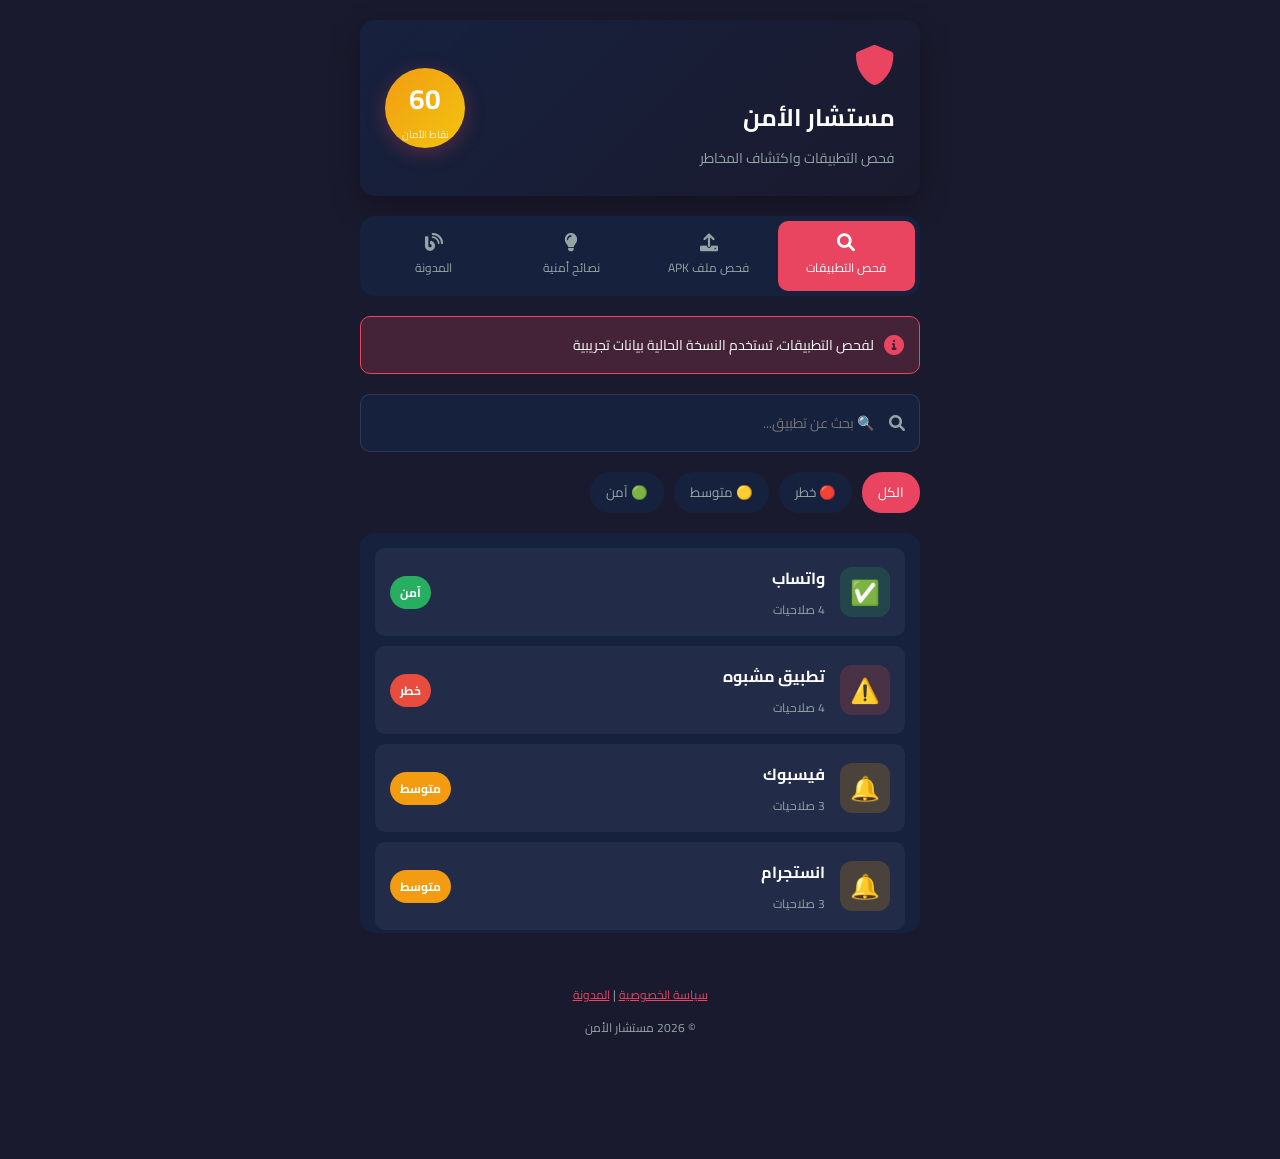
<file: index.html>
<!DOCTYPE html>
<html lang="ar" dir="rtl">
<head>
    <meta charset="UTF-8">
    <meta name="viewport" content="width=device-width, initial-scale=1.0">
    <title>مستشار الأمن | فحص التطبيقات والحماية</title>
    <meta name="description" content="تطبيق فحص التطبيقات واكتشاف المخاطر الأمنية">
    
    <!-- إثبات ملكية AdSense -->
    <meta name="google-adsense-account" content="ca-pub-8686648901094978">
    
    <!-- Google AdSense -->
    <script async src="https://pagead2.googlesyndication.com/pagead/js/adsbygoogle.js?client=ca-pub-8686648901094978" crossorigin="anonymous"></script>
    
    <!-- PWA -->
    <link rel="manifest" href="manifest.json">
    <meta name="apple-mobile-web-app-capable" content="yes">
    <meta name="theme-color" content="#1a1a2e">
    
    <link href="https://cdnjs.cloudflare.com/ajax/libs/font-awesome/6.0.0/css/all.min.css" rel="stylesheet">
    <link href="https://fonts.googleapis.com/css2?family=Cairo:wght@400;600;700;900&display=swap" rel="stylesheet">
    <link rel="stylesheet" href="style.css">
</head>
<body>
    <div class="app-container">
        <header class="app-header">
            <div class="header-content">
                <i class="fas fa-shield-alt"></i>
                <h1>مستشار الأمن</h1>
                <p>فحص التطبيقات واكتشاف المخاطر</p>
            </div>
            <div class="security-score">
                <div class="score-circle">
                    <span id="scoreValue">--</span>
                    <small>نقاط الأمان</small>
                </div>
            </div>
        </header>
        
        <div class="tabs">
            <button class="tab-btn active" onclick="app.showTab('scanner')"><i class="fas fa-search"></i> فحص التطبيقات</button>
            <button class="tab-btn" onclick="app.showTab('upload')"><i class="fas fa-upload"></i> فحص ملف APK</button>
            <button class="tab-btn" onclick="app.showTab('tips')"><i class="fas fa-lightbulb"></i> نصائح أمنية</button>
            <button class="tab-btn" onclick="window.location.href='blog.html'"><i class="fas fa-blog"></i> المدونة</button>
        </div>
        
        <div class="tab-content">
            <div id="scannerTab" class="tab-pane active">
                <div class="info-banner">
                    <i class="fas fa-info-circle"></i>
                    <span>لفحص التطبيقات، تستخدم النسخة الحالية بيانات تجريبية</span>
                </div>
                
                <div class="search-box">
                    <i class="fas fa-search"></i>
                    <input type="text" id="appSearch" placeholder="🔍 بحث عن تطبيق..." onkeyup="app.filterApps()">
                </div>
                
                <div class="filter-chips">
                    <button class="chip active" onclick="app.filterByRisk('all')">الكل</button>
                    <button class="chip" onclick="app.filterByRisk('high')">🔴 خطر</button>
                    <button class="chip" onclick="app.filterByRisk('medium')">🟡 متوسط</button>
                    <button class="chip" onclick="app.filterByRisk('low')">🟢 آمن</button>
                </div>
                
                <div class="apps-list" id="appsList">
                    <div class="loading"><i class="fas fa-spinner fa-spin"></i><p>جاري فحص التطبيقات...</p></div>
                </div>
            </div>
            
            <div id="uploadTab" class="tab-pane">
                <div class="upload-area" id="uploadArea">
                    <i class="fas fa-cloud-upload-alt"></i>
                    <h3>ارفع ملف APK للفحص</h3>
                    <p>أو اسحب الملف وأفلته هنا</p>
                    <input type="file" id="apkFile" accept=".apk" style="display: none;" onchange="app.analyzeAPK(event)">
                    <button onclick="document.getElementById('apkFile').click()" class="btn-primary"><i class="fas fa-folder-open"></i> اختر ملف</button>
                </div>
                <div id="analysisResult" style="display: none;"></div>
            </div>
            
            <div id="tipsTab" class="tab-pane">
                <div class="tips-container">
                    <div class="tip-card warning"><i class="fas fa-exclamation-triangle"></i><h4>تطبيقات تطلب صلاحيات خطيرة</h4><p>احذف أي تطبيق غير موثوق يطلب صلاحية قراءة الرسائل أو تتبع الموقع</p></div>
                    <div class="tip-card"><i class="fas fa-download"></i><h4>حمل التطبيقات من المتاجر الرسمية</h4><p>تجنب تحميل التطبيقات من مصادر غير معروفة</p></div>
                    <div class="tip-card"><i class="fas fa-sync-alt"></i><h4>حدث نظام التشغيل باستمرار</h4><p>التحديثات الأمنية تحمي جهازك من الثغرات</p></div>
                </div>
            </div>
        </div>
        
        <footer style="margin-top: 30px; padding: 20px; text-align: center;">
            <p style="color: var(--gray); font-size: 12px;">
                <a href="privacy.html" style="color: var(--accent);">سياسة الخصوصية</a> | 
                <a href="blog.html" style="color: var(--accent);">المدونة</a>
            </p>
            <p style="color: var(--gray); font-size: 12px; margin-top: 10px;">© 2026 مستشار الأمن</p>
        </footer>
    </div>
    
    <div id="toast" class="toast hidden"></div>
    <script src="app.js"></script>
</body>
</html>
</file>
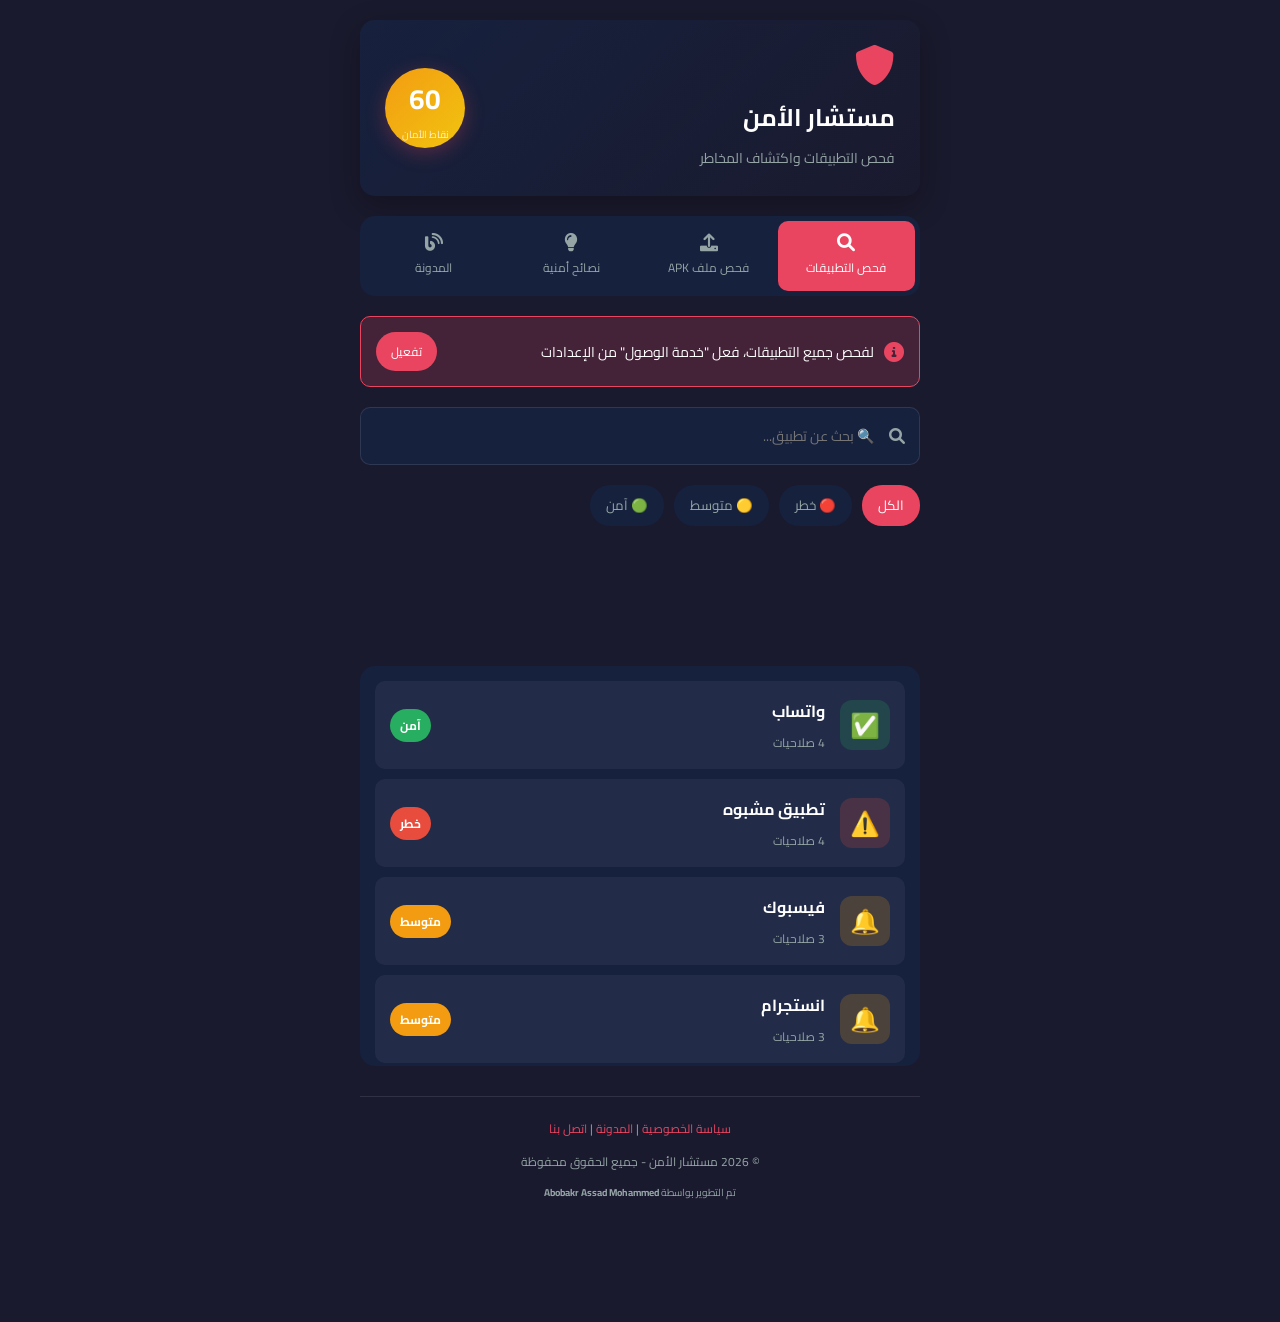
<file: blog.html>
<!DOCTYPE html>
<html lang="ar" dir="rtl">
<head>
    <meta charset="UTF-8">
    <meta name="viewport" content="width=device-width, initial-scale=1.0">
    <title>مستشار الأمن | فحص التطبيقات والحماية</title>
    <meta name="description" content="تطبيق فحص التطبيقات واكتشاف المخاطر الأمنية - احمِ هاتفك من الفيروسات وبرامج التجسس">
    <meta name="keywords" content="فحص الفيروسات, حماية الهاتف, كاشف الاختراقات, أمن الموبايل">
    
    <!-- إثبات ملكية AdSense -->
    <meta name="google-adsense-account" content="ca-pub-8686648901094978">
    
    <!-- Google AdSense -->
    <script async src="https://pagead2.googlesyndication.com/pagead/js/adsbygoogle.js?client=ca-pub-8686648901094978" crossorigin="anonymous"></script>
    
    <!-- PWA -->
    <link rel="manifest" href="manifest.json">
    <meta name="apple-mobile-web-app-capable" content="yes">
    <meta name="theme-color" content="#1a1a2e">
    
    <link href="https://cdnjs.cloudflare.com/ajax/libs/font-awesome/6.0.0/css/all.min.css" rel="stylesheet">
    <link href="https://fonts.googleapis.com/css2?family=Cairo:wght@400;600;700;900&display=swap" rel="stylesheet">
    <link rel="stylesheet" href="style.css">
</head>
<body>
    <div class="app-container">
        <header class="app-header">
            <div class="header-content">
                <i class="fas fa-shield-alt"></i>
                <h1>مستشار الأمن</h1>
                <p>فحص التطبيقات واكتشاف المخاطر</p>
            </div>
            <div class="security-score" id="securityScore">
                <div class="score-circle">
                    <span id="scoreValue">--</span>
                    <small>نقاط الأمان</small>
                </div>
            </div>
        </header>
        
        <div class="tabs">
            <button class="tab-btn active" onclick="app.showTab('scanner')"><i class="fas fa-search"></i> فحص التطبيقات</button>
            <button class="tab-btn" onclick="app.showTab('upload')"><i class="fas fa-upload"></i> فحص ملف APK</button>
            <button class="tab-btn" onclick="app.showTab('tips')"><i class="fas fa-lightbulb"></i> نصائح أمنية</button>
            <button class="tab-btn" onclick="window.location.href='blog.html'"><i class="fas fa-blog"></i> المدونة</button>
        </div>
        
        <div class="tab-content">
            <div id="scannerTab" class="tab-pane active">
                <div class="info-banner">
                    <i class="fas fa-info-circle"></i>
                    <span>لفحص جميع التطبيقات، فعل "خدمة الوصول" من الإعدادات</span>
                    <button onclick="app.requestAccessibility()" class="btn-small">تفعيل</button>
                </div>
                
                <div class="search-box">
                    <i class="fas fa-search"></i>
                    <input type="text" id="appSearch" placeholder="🔍 بحث عن تطبيق..." onkeyup="app.filterApps()">
                </div>
                
                <div class="filter-chips">
                    <button class="chip active" onclick="app.filterByRisk('all')">الكل</button>
                    <button class="chip" onclick="app.filterByRisk('high')">🔴 خطر</button>
                    <button class="chip" onclick="app.filterByRisk('medium')">🟡 متوسط</button>
                    <button class="chip" onclick="app.filterByRisk('low')">🟢 آمن</button>
                </div>
                
                <div style="margin: 20px 0; text-align: center; min-height: 100px;">
                    <ins class="adsbygoogle" style="display:block" data-ad-client="ca-pub-8686648901094978" data-ad-slot="1234567890" data-ad-format="auto" data-full-width-responsive="true"></ins>
                    <script>(adsbygoogle = window.adsbygoogle || []).push({});</script>
                </div>
                
                <div class="apps-list" id="appsList">
                    <div class="loading"><i class="fas fa-spinner fa-spin"></i><p>جاري فحص التطبيقات...</p></div>
                </div>
            </div>
            
            <div id="uploadTab" class="tab-pane">
                <div class="upload-area" id="uploadArea">
                    <i class="fas fa-cloud-upload-alt"></i>
                    <h3>ارفع ملف APK للفحص</h3>
                    <p>أو اسحب الملف وأفلته هنا</p>
                    <p style="font-size: 12px; color: #666; margin-top: 10px;">الحد الأقصى: 32MB</p>
                    <input type="file" id="apkFile" accept=".apk" style="display: none;" onchange="app.analyzeAPK(event)">
                    <button onclick="document.getElementById('apkFile').click()" class="btn-primary"><i class="fas fa-folder-open"></i> اختر ملف</button>
                </div>
                <div id="analysisResult" style="display: none;"></div>
                <div id="adAfterAnalysis" style="display: none; margin-top: 20px; min-height: 100px;">
                    <ins class="adsbygoogle" style="display:block" data-ad-client="ca-pub-8686648901094978" data-ad-slot="1234567890" data-ad-format="auto" data-full-width-responsive="true"></ins>
                    <script>(adsbygoogle = window.adsbygoogle || []).push({});</script>
                </div>
            </div>
            
            <div id="tipsTab" class="tab-pane">
                <div class="tips-container">
                    <div class="tip-card warning"><i class="fas fa-exclamation-triangle"></i><h4>تطبيقات تطلب صلاحيات خطيرة</h4><p>احذف أي تطبيق غير موثوق يطلب صلاحية قراءة الرسائل أو تتبع الموقع في الخلفية</p></div>
                    <div class="tip-card"><i class="fas fa-download"></i><h4>حمل التطبيقات من المتاجر الرسمية فقط</h4><p>تجنب تحميل التطبيقات من مصادر غير معروفة أو روابط واتساب</p></div>
                    <div class="tip-card"><i class="fas fa-sync-alt"></i><h4>حدث نظام التشغيل باستمرار</h4><p>التحديثات الأمنية تحمي جهازك من الثغرات الجديدة</p></div>
                    <div class="tip-card"><i class="fas fa-key"></i><h4>استخدم كلمات مرور قوية</h4><p>وفعل التحقق بخطوتين لحساباتك المهمة</p></div>
                    <div class="tip-card"><i class="fas fa-wifi"></i><h4>تجنب شبكات الواي فاي المفتوحة</h4><p>استخدم VPN عند الاتصال بشبكات عامة</p></div>
                    <div class="tip-card"><i class="fas fa-shield-virus"></i><h4>استخدم تطبيق "مستشار الأمن" بانتظام</h4><p>افحص هاتفك أسبوعياً للتأكد من خلوه من التطبيقات الضارة</p></div>
                </div>
                <div style="margin-top: 30px; min-height: 100px;">
                    <ins class="adsbygoogle" style="display:block" data-ad-client="ca-pub-8686648901094978" data-ad-slot="1234567890" data-ad-format="auto" data-full-width-responsive="true"></ins>
                    <script>(adsbygoogle = window.adsbygoogle || []).push({});</script>
                </div>
            </div>
        </div>
        
        <footer style="margin-top: 30px; padding: 20px; text-align: center; border-top: 1px solid rgba(255,255,255,0.1);">
            <p style="color: var(--gray); font-size: 12px;">
                <a href="privacy.html" style="color: var(--accent); text-decoration: none;">سياسة الخصوصية</a> | 
                <a href="blog.html" style="color: var(--accent); text-decoration: none;">المدونة</a> | 
                <a href="#" onclick="app.showToast('تواصل معنا: security@advisor.com', 'success')" style="color: var(--accent); text-decoration: none;">اتصل بنا</a>
            </p>
            <p style="color: var(--gray); font-size: 12px; margin-top: 10px;">© 2026 مستشار الأمن - جميع الحقوق محفوظة</p>
            <p style="color: var(--gray); font-size: 10px; margin-top: 10px;">تم التطوير بواسطة <strong>Abobakr Assad Mohammed</strong></p>
        </footer>
    </div>
    
    <div id="toast" class="toast hidden"></div>
    <script src="app.js"></script>
</body>
</html>
</file>
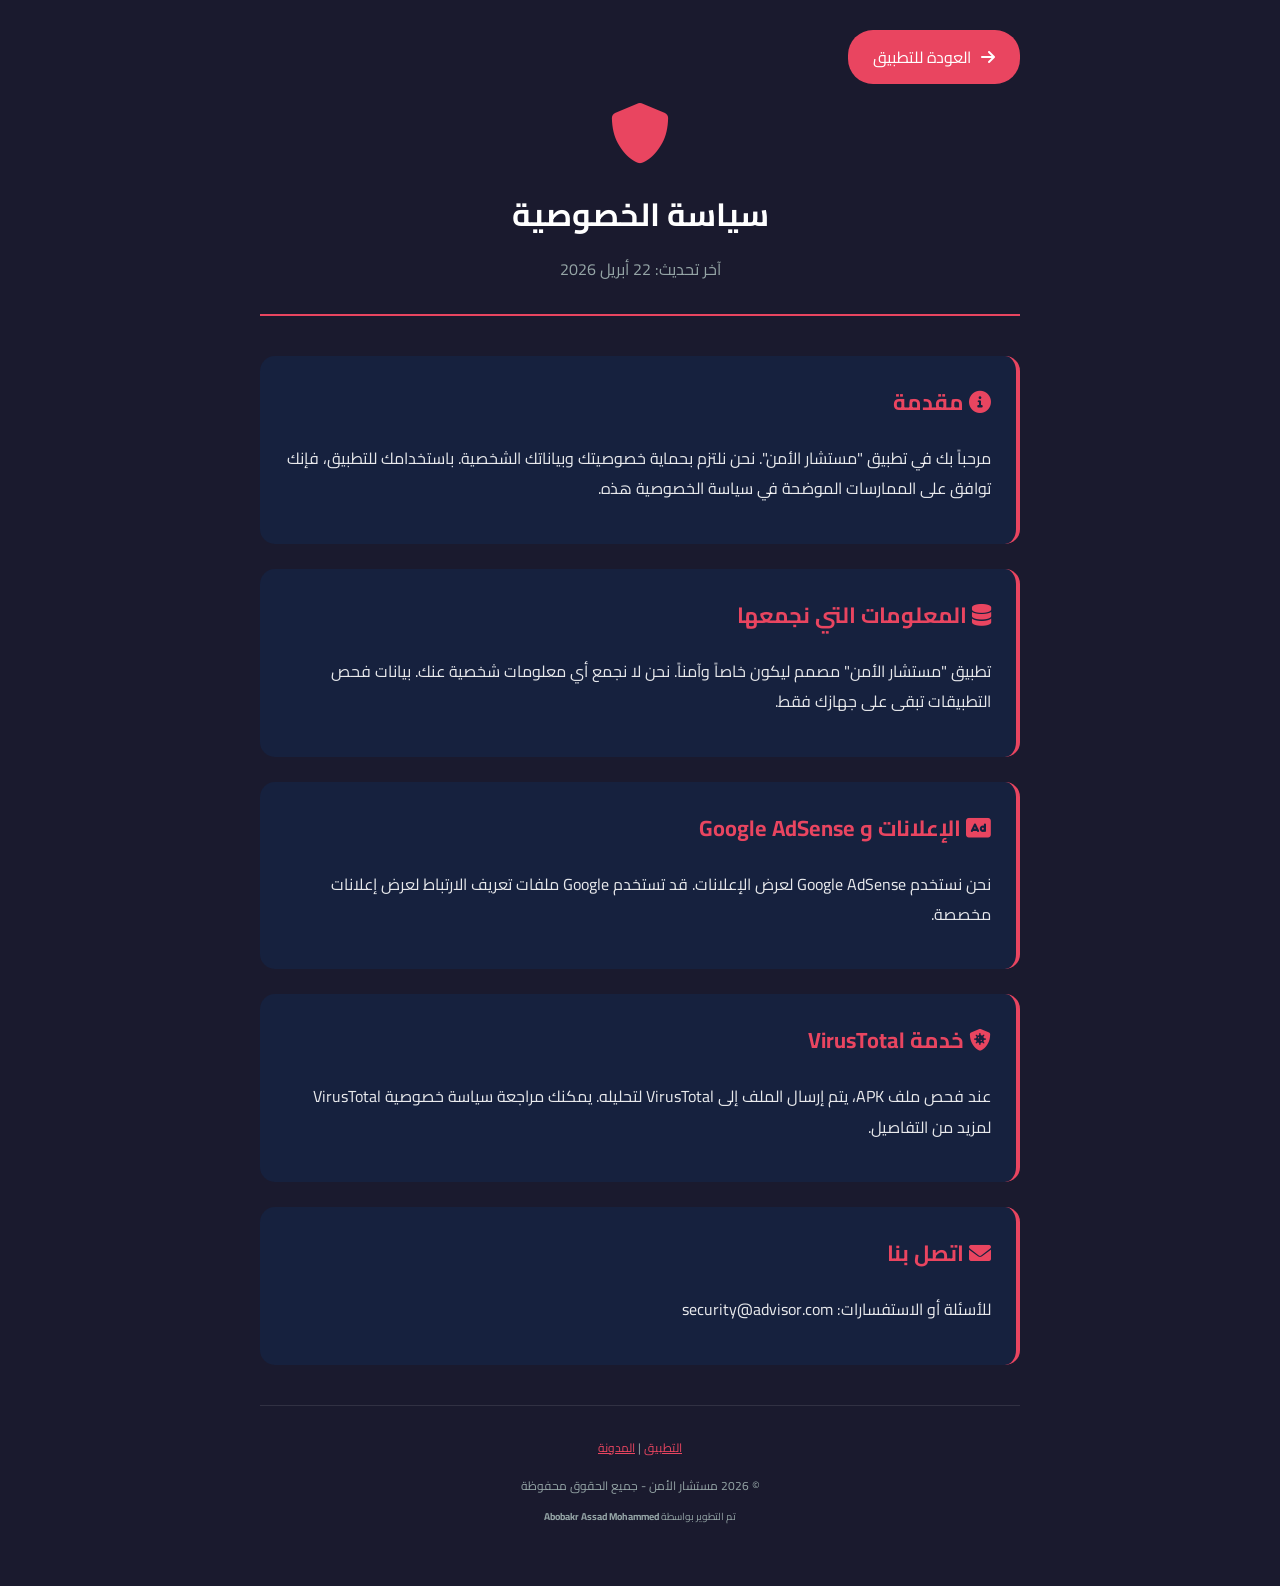
<file: privacy.html>
<!DOCTYPE html>
<html lang="ar" dir="rtl">
<head>
    <meta charset="UTF-8">
    <meta name="viewport" content="width=device-width, initial-scale=1.0">
    <title>سياسة الخصوصية | مستشار الأمن</title>
    <meta name="description" content="سياسة الخصوصية لتطبيق مستشار الأمن - تعرف على كيفية جمع واستخدام بياناتك">
    
    <!-- إثبات ملكية AdSense -->
    <meta name="google-adsense-account" content="ca-pub-8686648901094978">
    
    <!-- Google AdSense -->
    <script async src="https://pagead2.googlesyndication.com/pagead/js/adsbygoogle.js?client=ca-pub-8686648901094978" crossorigin="anonymous"></script>
    
    <link href="https://cdnjs.cloudflare.com/ajax/libs/font-awesome/6.0.0/css/all.min.css" rel="stylesheet">
    <link href="https://fonts.googleapis.com/css2?family=Cairo:wght@400;600;700;900&display=swap" rel="stylesheet">
    <link rel="stylesheet" href="style.css">
    <style>
        .privacy-container { max-width: 800px; margin: 0 auto; padding: 30px 20px; color: var(--white); }
        .privacy-header { text-align: center; margin-bottom: 40px; padding-bottom: 30px; border-bottom: 2px solid var(--accent); }
        .privacy-header i { font-size: 60px; color: var(--accent); margin-bottom: 20px; }
        .privacy-header h1 { font-size: 32px; margin-bottom: 10px; }
        .privacy-section { background: var(--secondary); border-radius: 15px; padding: 25px; margin-bottom: 25px; border-right: 4px solid var(--accent); }
        .privacy-section h2 { color: var(--accent); margin-bottom: 20px; font-size: 22px; }
        .privacy-section p { line-height: 1.9; margin-bottom: 15px; color: rgba(255,255,255,0.9); }
        .back-btn { display: inline-flex; align-items: center; gap: 10px; background: var(--accent); color: white; border: none; padding: 12px 25px; border-radius: 25px; cursor: pointer; font-family: 'Cairo', sans-serif; font-size: 16px; margin-bottom: 20px; text-decoration: none; }
    </style>
</head>
<body>
    <div class="privacy-container">
        <a href="index.html" class="back-btn"><i class="fas fa-arrow-right"></i> العودة للتطبيق</a>
        
        <div class="privacy-header">
            <i class="fas fa-shield-alt"></i>
            <h1>سياسة الخصوصية</h1>
            <p style="color: var(--gray);">آخر تحديث: 22 أبريل 2026</p>
        </div>
        
        <div class="privacy-section">
            <h2><i class="fas fa-info-circle"></i> مقدمة</h2>
            <p>مرحباً بك في تطبيق "مستشار الأمن". نحن نلتزم بحماية خصوصيتك وبياناتك الشخصية. باستخدامك للتطبيق، فإنك توافق على الممارسات الموضحة في سياسة الخصوصية هذه.</p>
        </div>
        
        <div class="privacy-section">
            <h2><i class="fas fa-database"></i> المعلومات التي نجمعها</h2>
            <p>تطبيق "مستشار الأمن" مصمم ليكون خاصاً وآمناً. نحن لا نجمع أي معلومات شخصية عنك. بيانات فحص التطبيقات تبقى على جهازك فقط.</p>
        </div>
        
        <div class="privacy-section">
            <h2><i class="fas fa-ad"></i> الإعلانات و Google AdSense</h2>
            <p>نحن نستخدم Google AdSense لعرض الإعلانات. قد تستخدم Google ملفات تعريف الارتباط لعرض إعلانات مخصصة.</p>
        </div>
        
        <div class="privacy-section">
            <h2><i class="fas fa-shield-virus"></i> خدمة VirusTotal</h2>
            <p>عند فحص ملف APK، يتم إرسال الملف إلى VirusTotal لتحليله. يمكنك مراجعة سياسة خصوصية VirusTotal لمزيد من التفاصيل.</p>
        </div>
        
        <div class="privacy-section">
            <h2><i class="fas fa-envelope"></i> اتصل بنا</h2>
            <p>للأسئلة أو الاستفسارات: security@advisor.com</p>
        </div>
        
        <footer style="margin-top: 40px; padding: 30px 20px; text-align: center; border-top: 1px solid rgba(255,255,255,0.1);">
            <p style="color: var(--gray); font-size: 12px;"><a href="index.html" style="color: var(--accent);">التطبيق</a> | <a href="blog.html" style="color: var(--accent);">المدونة</a></p>
            <p style="color: var(--gray); font-size: 12px; margin-top: 15px;">© 2026 مستشار الأمن - جميع الحقوق محفوظة</p>
            <p style="color: var(--gray); font-size: 10px; margin-top: 10px;">تم التطوير بواسطة <strong>Abobakr Assad Mohammed</strong></p>
        </footer>
    </div>
</body>
</html>
</file>
<file: style.css>
@import url('https://fonts.googleapis.com/css2?family=Cairo:wght@400;600;700;900&display=swap');

* { margin: 0; padding: 0; box-sizing: border-box; }

:root {
    --primary: #1a1a2e;
    --secondary: #16213e;
    --accent: #e94560;
    --success: #27ae60;
    --warning: #f39c12;
    --danger: #e74c3c;
    --light: #f5f5f5;
    --white: #ffffff;
    --gray: #95a5a6;
    --border-radius: 15px;
}

body {
    font-family: 'Cairo', sans-serif;
    background: var(--primary);
    min-height: 100vh;
    color: var(--white);
}

.app-container { max-width: 600px; margin: 0 auto; padding: 20px; padding-bottom: 100px; }

.app-header {
    background: linear-gradient(135deg, var(--secondary), var(--primary));
    border-radius: var(--border-radius);
    padding: 25px;
    margin-bottom: 20px;
    display: flex;
    justify-content: space-between;
    align-items: center;
    box-shadow: 0 10px 30px rgba(0,0,0,0.3);
}

.header-content i { font-size: 40px; color: var(--accent); margin-bottom: 10px; }
.header-content h1 { font-size: 24px; margin-bottom: 5px; }
.header-content p { color: var(--gray); font-size: 14px; }

.security-score { text-align: center; }
.score-circle {
    width: 80px; height: 80px; border-radius: 50%;
    background: linear-gradient(135deg, var(--accent), #ff6b6b);
    display: flex; flex-direction: column; align-items: center; justify-content: center;
    box-shadow: 0 5px 20px rgba(233, 69, 96, 0.3);
}
.score-circle span { font-size: 28px; font-weight: bold; }
.score-circle small { font-size: 10px; opacity: 0.8; }

.tabs { display: flex; background: var(--secondary); border-radius: var(--border-radius); padding: 5px; margin-bottom: 20px; overflow-x: auto; }
.tab-btn {
    flex: 1; padding: 12px 8px; background: transparent; border: none;
    color: var(--gray); font-family: 'Cairo', sans-serif; font-size: 12px;
    cursor: pointer; border-radius: 10px; transition: all 0.3s; white-space: nowrap;
}
.tab-btn i { display: block; font-size: 18px; margin-bottom: 5px; }
.tab-btn.active { background: var(--accent); color: var(--white); }

.tab-pane { display: none; }
.tab-pane.active { display: block; }

.info-banner {
    background: rgba(233, 69, 96, 0.2); border: 1px solid var(--accent);
    border-radius: 10px; padding: 15px; margin-bottom: 20px;
    display: flex; align-items: center; gap: 10px; flex-wrap: wrap;
}
.info-banner i { color: var(--accent); font-size: 20px; }
.info-banner span { flex: 1; font-size: 14px; }

.btn-small { background: var(--accent); color: var(--white); border: none; padding: 8px 15px; border-radius: 20px; cursor: pointer; font-family: 'Cairo', sans-serif; font-size: 12px; }
.btn-primary { background: var(--accent); color: var(--white); border: none; padding: 12px 30px; border-radius: 25px; font-family: 'Cairo', sans-serif; font-size: 16px; cursor: pointer; }

.search-box { position: relative; margin-bottom: 20px; }
.search-box i { position: absolute; right: 15px; top: 50%; transform: translateY(-50%); color: var(--gray); }
.search-box input {
    width: 100%; padding: 15px 45px 15px 15px; background: var(--secondary);
    border: 1px solid rgba(255,255,255,0.1); border-radius: 10px;
    color: var(--white); font-family: 'Cairo', sans-serif; font-size: 14px;
}

.filter-chips { display: flex; gap: 10px; margin-bottom: 20px; flex-wrap: wrap; }
.chip {
    padding: 8px 16px; background: var(--secondary); border: none; border-radius: 20px;
    color: var(--gray); cursor: pointer; font-family: 'Cairo', sans-serif;
}
.chip.active { background: var(--accent); color: var(--white); }

.apps-list { background: var(--secondary); border-radius: var(--border-radius); padding: 15px; max-height: 400px; overflow-y: auto; }
.app-item {
    display: flex; align-items: center; gap: 15px; padding: 15px;
    background: rgba(255,255,255,0.05); border-radius: 10px; margin-bottom: 10px; cursor: pointer;
}
.app-icon { width: 50px; height: 50px; border-radius: 12px; display: flex; align-items: center; justify-content: center; font-size: 24px; }
.app-info { flex: 1; }
.app-info h4 { margin-bottom: 5px; }
.app-info p { font-size: 12px; color: var(--gray); }

.risk-badge { padding: 5px 10px; border-radius: 20px; font-size: 12px; font-weight: bold; }
.risk-high { background: var(--danger); color: white; }
.risk-medium { background: var(--warning); color: white; }
.risk-low { background: var(--success); color: white; }

.upload-area {
    background: var(--secondary); border: 2px dashed rgba(255,255,255,0.2);
    border-radius: var(--border-radius); padding: 50px 30px; text-align: center; cursor: pointer;
}
.upload-area i { font-size: 60px; color: var(--accent); margin-bottom: 20px; }
.upload-area h3 { margin-bottom: 10px; }
.upload-area p { color: var(--gray); margin-bottom: 20px; }

.tips-container { display: flex; flex-direction: column; gap: 15px; }
.tip-card {
    background: var(--secondary); border-radius: var(--border-radius); padding: 20px;
    border-right: 4px solid var(--accent);
}
.tip-card.warning { border-right-color: var(--warning); background: rgba(243, 156, 18, 0.1); }
.tip-card i { font-size: 24px; color: var(--accent); margin-bottom: 10px; }
.tip-card h4 { margin-bottom: 10px; }
.tip-card p { color: var(--gray); font-size: 14px; }

.loading { text-align: center; padding: 40px; color: var(--gray); }
.loading i { font-size: 40px; margin-bottom: 15px; }

.toast {
    position: fixed; bottom: 30px; left: 20px; right: 20px;
    background: var(--secondary); color: var(--white); padding: 15px 20px;
    border-radius: 10px; text-align: center; z-index: 1000; animation: slideUp 0.3s;
}
.toast.success { background: var(--success); }
.toast.error { background: var(--danger); }
.toast.hidden { display: none; }

@keyframes slideUp { from { transform: translateY(100px); opacity: 0; } to { transform: translateY(0); opacity: 1; } }

.blog-container { max-width: 800px; margin: 0 auto; padding: 20px; }
.blog-post { background: var(--secondary); border-radius: var(--border-radius); padding: 25px; margin-bottom: 25px; }
.blog-post h2 { color: var(--accent); margin-bottom: 15px; }
.blog-post .date { color: var(--gray); font-size: 14px; margin-bottom: 15px; }
.blog-post p { color: var(--white); line-height: 1.8; margin-bottom: 15px; }
.back-btn { display: inline-flex; align-items: center; gap: 10px; background: var(--accent); color: white; border: none; padding: 12px 25px; border-radius: 25px; cursor: pointer; font-family: 'Cairo', sans-serif; font-size: 16px; margin-bottom: 20px; text-decoration: none; }
</file>
